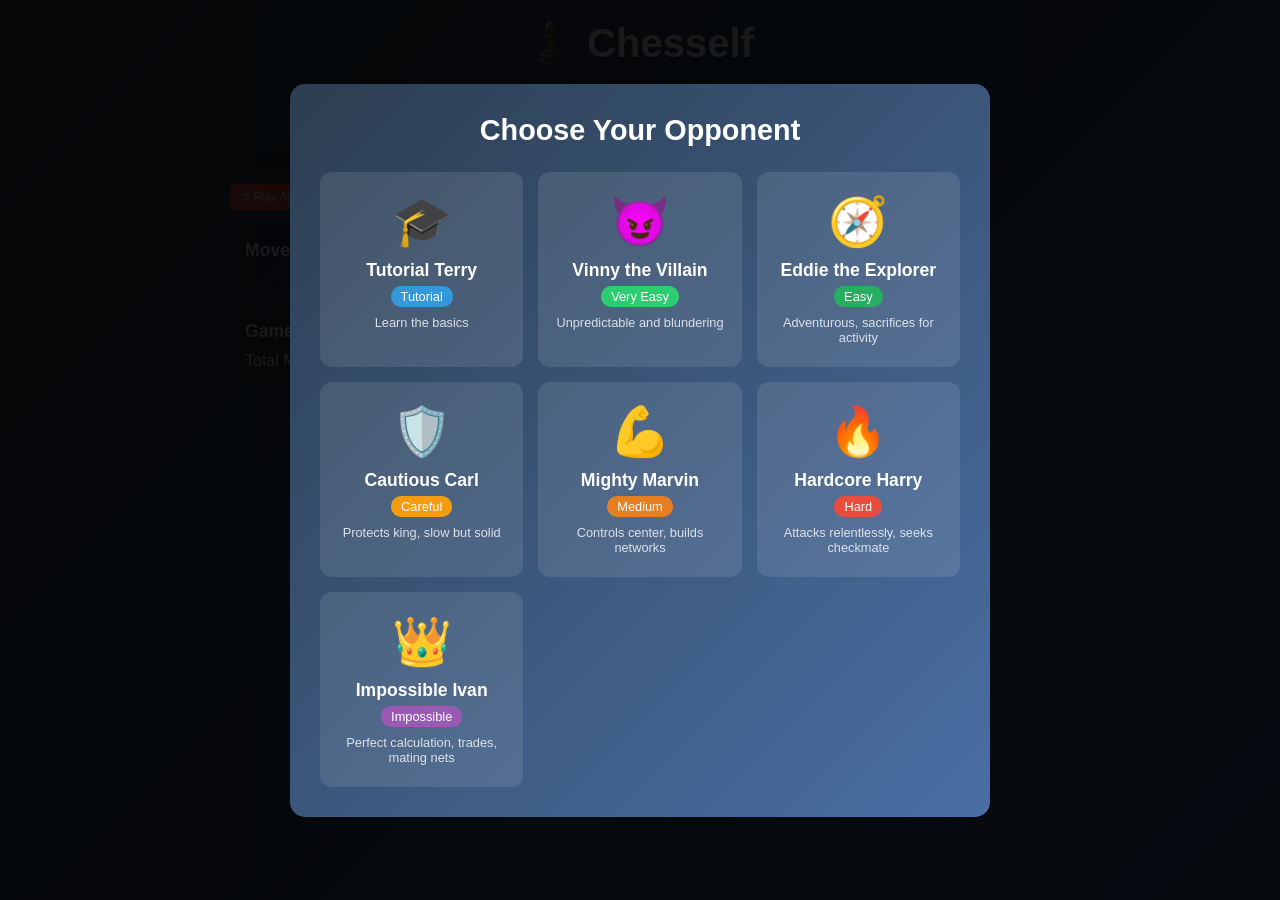
<file: src/index.html>
<!DOCTYPE html>
<html lang="en">
<head>
    <meta charset="UTF-8">
    <meta name="viewport" content="width=device-width, initial-scale=1.0">
    <title>Chesself - Chess Game with AI</title>
    <link rel="stylesheet" href="styles.css">
</head>
<body>
    <!-- Character Selection Modal -->
    <div id="character-modal" class="character-modal">
        <div class="character-modal-content">
            <h2>Choose Your Opponent</h2>
            <div id="character-grid" class="character-grid"></div>
        </div>
    </div>

    <div class="container">
        <header>
            <h1>♟️ Chesself</h1>
            <div id="status-display" class="status-display">
                <span id="game-status">White's turn</span>
                <span id="result-message"></span>
            </div>
        </header>

        <main>
            <div class="board-container">
                <table id="chess-board" class="chess-board">
                    <tbody></tbody>
                </table>
                <div id="ai-thinking" class="ai-thinking" style="display: none;">
                    🤖 AI is thinking...
                </div>
            </div>

            <div class="sidebar">
                <div class="current-opponent" id="current-opponent">
                    <span id="opponent-emoji"></span>
                    <span id="opponent-name"></span>
                </div>

                <div class="controls">
                    <button id="play-again-btn" class="control-btn">↺ Play Again</button>
                    <button id="change-opponent-btn" class="control-btn">👥 Change Opponent</button>
                    <button id="reset-btn" class="control-btn">⏹ Reset</button>
                </div>

                <div class="move-history">
                    <h3>Move History</h3>
                    <ul id="history-list"></ul>
                </div>

                <div class="stats">
                    <h3>Game Stats</h3>
                    <p>Total Moves: <span id="move-count">0</span></p>
                </div>
            </div>
        </main>

        <footer>
            <p>Chesself - JavaScript Chess Engine with Minimax Alpha-Beta Pruning</p>
        </footer>
    </div>

    <!-- Piece emojis for chess pieces -->
    <div id="pieces-template" style="display: none;">
        <span class="piece white king">♔</span>
        <span class="piece white queen">♕</span>
        <span class="piece white rook">♖</span>
        <span class="piece white bishop">♗</span>
        <span class="piece white knight">♘</span>
        <span class="piece white pawn">♙</span>
        <span class="piece black king">♚</span>
        <span class="piece black queen">♛</span>
        <span class="piece black rook">♜</span>
        <span class="piece black bishop">♝</span>
        <span class="piece black knight">♞</span>
        <span class="piece black pawn">♟</span>
    </div>

    <script src="game.js"></script>
    <script src="model.js"></script>
    <script>
        // Initialize game when page loads
        document.addEventListener('DOMContentLoaded', function() {
            const game = new ChessGame();
            game.init();
            
            // Store reference for debugging
            window.chessGame = game;
        });
    </script>
</body>
</html>
</file>
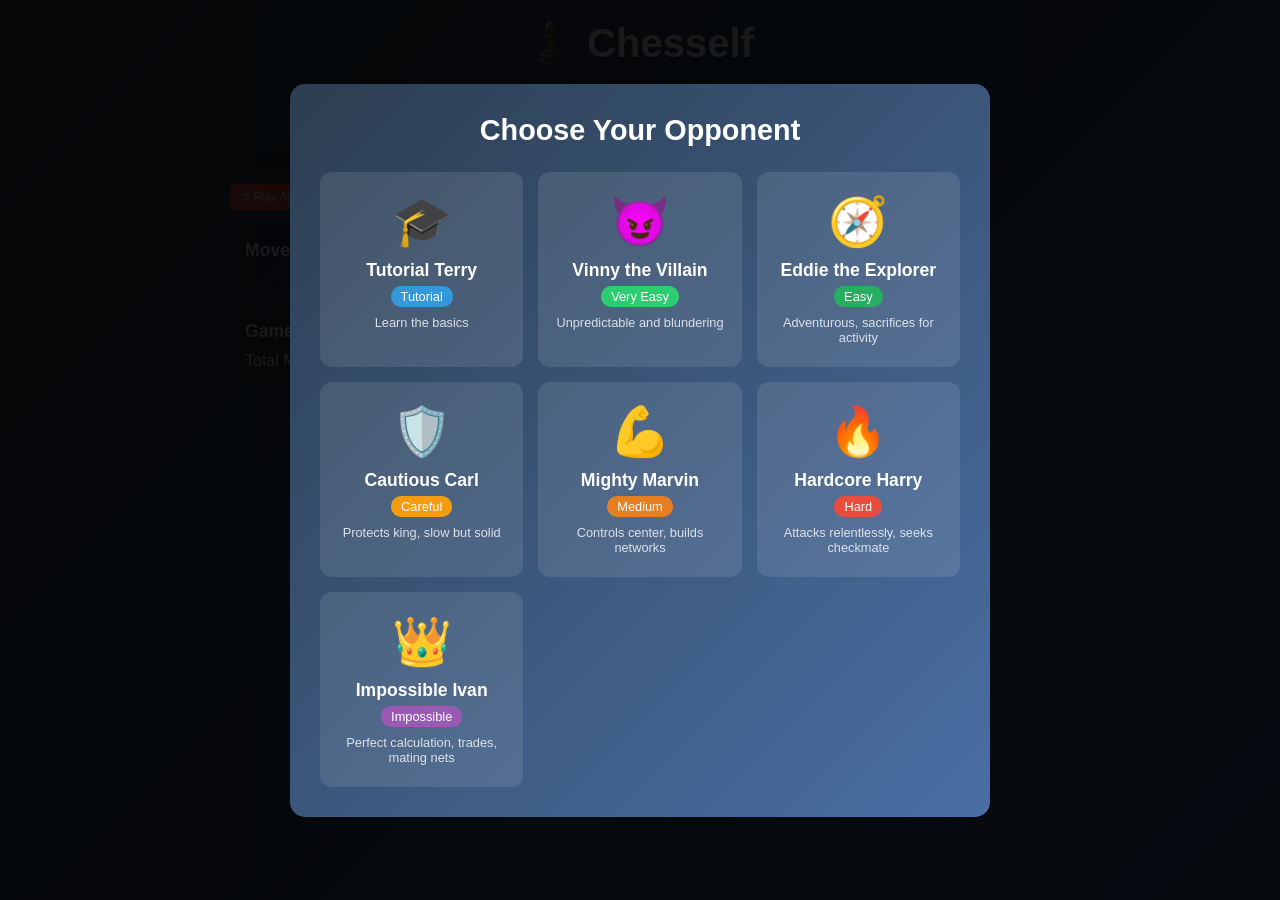
<file: chesself-chess/src/index.html>
<!DOCTYPE html>
<html lang="en">
<head>
    <meta charset="UTF-8">
    <meta name="viewport" content="width=device-width, initial-scale=1.0">
    <title>Chesself - Chess Game with AI</title>
    <link rel="stylesheet" href="styles.css">
</head>
<body>
    <!-- Character Selection Modal -->
    <div id="character-modal" class="character-modal">
        <div class="character-modal-content">
            <h2>Choose Your Opponent</h2>
            <div id="character-grid" class="character-grid"></div>
        </div>
    </div>

    <div class="container">
        <header>
            <h1>♟️ Chesself</h1>
            <div id="status-display" class="status-display">
                <span id="game-status">White's turn</span>
                <span id="result-message"></span>
            </div>
        </header>

        <main>
            <div class="board-container">
                <table id="chess-board" class="chess-board">
                    <tbody></tbody>
                </table>
            </div>

            <div class="sidebar">
                <div class="current-opponent" id="current-opponent">
                    <span id="opponent-emoji"></span>
                    <span id="opponent-name"></span>
                </div>

                <div class="controls">
                    <button id="play-again-btn" class="control-btn">↺ Play Again</button>
                    <button id="change-opponent-btn" class="control-btn">👥 Change Opponent</button>
                    <button id="reset-btn" class="control-btn">⏹ Reset</button>
                </div>

                <div class="move-history">
                    <h3>Move History</h3>
                    <ul id="history-list"></ul>
                </div>

                <div class="stats">
                    <h3>Game Stats</h3>
                    <p>Total Moves: <span id="move-count">0</span></p>
                </div>
            </div>
        </main>

        <footer>
            <p>Chesself - JavaScript Chess Engine with Minimax Alpha-Beta Pruning</p>
        </footer>
    </div>

    <!-- Piece emojis for chess pieces -->
    <div id="pieces-template" style="display: none;">
        <span class="piece white king">♔</span>
        <span class="piece white queen">♕</span>
        <span class="piece white rook">♖</span>
        <span class="piece white bishop">♗</span>
        <span class="piece white knight">♘</span>
        <span class="piece white pawn">♙</span>
        <span class="piece black king">♚</span>
        <span class="piece black queen">♛</span>
        <span class="piece black rook">♜</span>
        <span class="piece black bishop">♝</span>
        <span class="piece black knight">♞</span>
        <span class="piece black pawn">♟</span>
    </div>

    <script src="game.js"></script>
    <script src="model.js"></script>
    <script>
        // Initialize game when page loads
        document.addEventListener('DOMContentLoaded', function() {
            const game = new ChessGame();
            game.init();
            
            // Store reference for debugging
            window.chessGame = game;
        });
    </script>
</body>
</html>
</file>
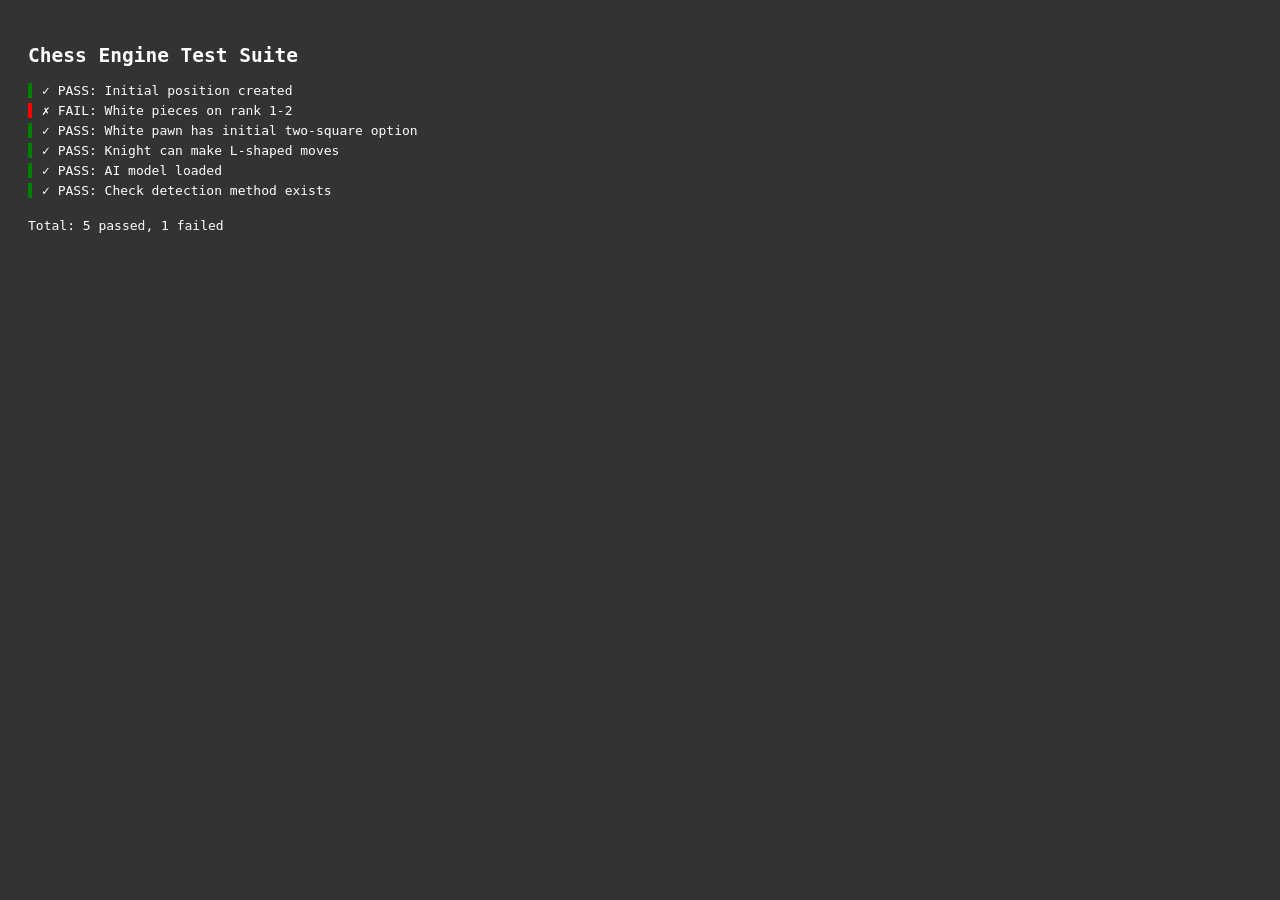
<file: chesself-chess/src/test.html>
<!DOCTYPE html>
<html>
<head>
    <title>Test Chess Engine</title>
    <style>
        body { font-family: monospace; padding: 20px; background: #333; color: white; }
        .pass { border-left: 4px solid green; padding-left: 10px; margin: 5px 0; }
        .fail { border-left: 4px solid red; padding-left: 10px; margin: 5px 0; }
    </style>
</head>
<body>
    <h2>Chess Engine Test Suite</h2>
    <div id="results"></div>
    
    <script src="game.js"></script>
    <script src="model.js"></script>
    <script>
        const resultsDiv = document.getElementById('results');
        let passed = 0, failed = 0;

        function test(name, condition) {
            const div = document.createElement('div');
            div.className = condition ? 'pass' : 'fail';
            div.textContent = (condition ? '✓ PASS: ' : '✗ FAIL: ') + name;
            resultsDiv.appendChild(div);
            if (condition) passed++; else failed++;
        }

        // Run tests after game loads
        document.addEventListener('DOMContentLoaded', () => {
           const game = new ChessGame();
            game.createBoard();
            
            test('Initial position created', game.board.length === 8);
            test('White pieces on rank 1-2', 
                game.board[7].every(p => p && p.toUpperCase() === p) &&
                game.board[6].every(p => p?.toUpperCase() !== p));
            
            // Test pawn movement validation
            const whitePawnMoves = game.getValidMoves(6, 4); // E2 pawn
            test('White pawn has initial two-square option', 
                whitePawnMoves.some(m => m.to.row === 4 && m.to.col === 4));

            // Test knight moves
            const knightMoves = game.getValidMoves(7, 1); // B1 knight
            test('Knight can make L-shaped moves', 
                knightMoves.length >= 2);

            // Test AI is available
            test('AI model loaded', typeof ChessLLM !== 'undefined');

            // Test check detection
            game.board[4][4] = null; // Clear center
            const simplifiedBoard = JSON.parse(JSON.stringify(game.board));
            
            // Create a check scenario
            game.board[0][4] = null; // Remove black king position temporarily
            test('Check detection method exists', typeof game.isKingInCheck === 'function');

            document.getElementById('results').innerHTML += 
                `<p style="margin-top: 20px;">Total: ${passed} passed, ${failed} failed</p>`;
        });
    </script>
</body>
</html>
</file>
<file: src/styles.css>
/* Chesself - Chess Game Styles */

* {
    margin: 0;
    padding: 0;
    box-sizing: border-box;
}

body {
    font-family: 'Segoe UI', Tahoma, Geneva, Verdana, sans-serif;
    background: linear-gradient(135deg, #2c3e50, #4a6fa5);
    min-height: 100vh;
    color: #fff;
}

.container {
    max-width: 900px;
    margin: 0 auto;
    padding: 20px;
}

header {
    text-align: center;
    margin-bottom: 20px;
}

header h1 {
    font-size: 2.5rem;
    margin-bottom: 10px;
    text-shadow: 2px 2px 4px rgba(0,0,0,0.3);
}

.status-display {
    background: rgba(0, 0, 0, 0.3);
    padding: 15px;
    border-radius: 10px;
    display: inline-block;
}

#game-status {
    font-size: 1.2rem;
    font-weight: bold;
}

#result-message {
    color: #ff6b6b;
    margin-left: 15px;
}

main {
    display: flex;
    gap: 20px;
    align-items: flex-start;
    flex-shrink: 0;
}

.board-container {
    position: relative;
    flex-shrink: 0;
}

.ai-thinking {
    margin-top: 10px;
    padding: 10px 20px;
    background: rgba(255, 107, 107, 0.2);
    border: 2px dashed #ff6b6b;
    border-radius: 8px;
    font-weight: bold;
    text-align: center;
    animation: pulse 2s infinite;
}

@keyframes pulse {
    0% { opacity: 0.6; }
    50% { opacity: 1; }
    100% { opacity: 0.6; }
}

.chess-board {
    border-collapse: collapse;
    border: 4px solid #8b7355;
    border-radius: 10px;
    box-shadow: 0 10px 20px rgba(0, 0, 0, 0.3);
}

.chess-board td {
    width: 55px;
    height: 55px;
    text-align: center;
    vertical-align: middle;
    cursor: pointer;
    position: relative;
}

.chess-board td.light {
    background-color: #f0d9b5;
}

.chess-board td.dark {
    background-color: #b58863;
}

.chess-board td.highlight {
    background-color: #ffeb3b !important;
    border: 2px solid #ff9800;
    padding: 0;
}

.chess-board td.valid-move {
    background-color: rgba(255, 235, 59, 0.5) !important;
}

.chess-board td.tutorial-move {
    background-color: rgba(76, 175, 80, 0.6) !important;
    box-shadow: inset 0 0 0 3px #4CAF50;
}

.piece {
    font-size: 2.2rem;
    user-select: none;
    pointer-events: none;
}

.piece.movable {
    cursor: pointer;
    pointer-events: auto;
}

.piece.white {
    color: #fff;
    text-shadow: 0 0 10px rgba(255, 255, 255, 0.5);
}

.piece.black {
    color: #000;
    text-shadow: 0 0 10px rgba(0, 0, 0, 0.5);
}

.sidebar {
    flex-shrink: 0;
    min-width: 200px;
}

.controls {
    display: flex;
    gap: 5px;
    margin-bottom: 15px;
    flex-wrap: wrap;
    justify-content: center;
}

.control-btn {
    padding: 6px 10px;
    font-size: 0.75rem;
    border: none;
    border-radius: 4px;
    cursor: pointer;
    transition: all 0.2s ease;
    background: linear-gradient(45deg, #ff6b6b, #ee5a24);
    color: white;
}

.control-btn:hover {
    transform: translateY(-2px);
    box-shadow: 0 5px 15px rgba(0, 0, 0, 0.3);
}

.control-btn:active {
    transform: translateY(0);
}

.move-history {
    background: rgba(0, 0, 0, 0.2);
    padding: 15px;
    border-radius: 10px;
    margin-bottom: 20px;
    max-height: 200px;
    overflow-y: auto;
}

.move-history h3 {
    margin-bottom: 10px;
    font-size: 1.1rem;
}

#history-list {
    list-style: none;
    font-family: monospace;
    font-size: 0.9rem;
    line-height: 1.5;
}

.stats {
    background: rgba(0, 0, 0, 0.2);
    padding: 15px;
    border-radius: 10px;
}

.stats h3 {
    margin-bottom: 10px;
    font-size: 1.1rem;
}

.stats p {
    margin: 8px 0;
}

footer {
    text-align: center;
    margin-top: 20px;
    padding: 15px;
    color: #aaa;
    font-size: 0.9rem;
}

/* Responsive Design */
@media (max-width: 768px) {
    main {
        flex-direction: column;
        gap: 15px;
    }

    .sidebar {
        min-width: 100%;
    }

    .chess-board td {
        width: 45px;
        height: 45px;
        padding: 2px;
    }

    .piece {
        font-size: 1.8rem;
    }

    .controls {
        flex-wrap: wrap;
        justify-content: center;
    }

    .control-btn {
        padding: 8px 12px;
        font-size: 0.75rem;
    }

    /* Touch-friendly highlights */
    .chess-board td.valid-move::after,
    .chess-board td.tutorial-move::after {
        width: 20px;
        height: 20px;
    }
}

/* Very small screens */
@media (max-width: 480px) {
    .chess-board td {
        width: 38px;
        height: 38px;
    }

    .piece {
        font-size: 1.5rem;
    }

    header h1 {
        font-size: 1.8rem;
    }
}

/* Animation for move feedback */
@keyframes pulse {
    0% { transform: scale(1); }
    50% { transform: scale(1.1); }
    100% { transform: scale(1); }
}

.control-btn.pulse {
    animation: pulse 0.3s ease;
}

/* Modal for game over */
#game-over-modal {
    display: none;
    position: fixed;
    top: 0;
    left: 0;
    width: 100%;
    height: 100%;
    background: rgba(0, 0, 0, 0.8);
    justify-content: center;
    align-items: center;
    z-index: 1000;
}

#game-over-modal.active {
    display: flex;
}

.modal-content {
    background: #2c3e50;
    padding: 30px;
    border-radius: 15px;
    text-align: center;
    min-width: 300px;
}

.modal-content h2 {
    margin-bottom: 20px;
    font-size: 1.8rem;
}

.modal-btn {
    padding: 10px 25px;
    margin: 10px;
    border: none;
    border-radius: 5px;
    cursor: pointer;
    font-size: 1rem;
}

/* Toast animations */
@keyframes toastIn {
    from {
        opacity: 0;
        transform: translateY(20px);
    }
    to {
        opacity: 1;
        transform: translateY(0);
    }
}

@keyframes toastOut {
    from {
        opacity: 1;
        transform: translateY(0);
    }
    to {
        opacity: 0;
        transform: translateY(20px);
    }
}

/* Character Selection Modal */
.character-modal {
    display: flex;
    position: fixed;
    top: 0;
    left: 0;
    width: 100%;
    height: 100%;
    background: rgba(0, 0, 0, 0.9);
    justify-content: center;
    align-items: center;
    z-index: 2000;
}

.character-modal-content {
    background: linear-gradient(135deg, #2c3e50, #4a6fa5);
    border-radius: 15px;
    padding: 30px;
    max-width: 700px;
    width: 90%;
    max-height: 85vh;
    overflow-y: auto;
}

.character-modal-content h2 {
    text-align: center;
    margin-bottom: 25px;
    font-size: 1.8rem;
}

.character-grid {
    display: grid;
    grid-template-columns: repeat(auto-fit, minmax(180px, 1fr));
    gap: 15px;
}

.character-card {
    background: rgba(255, 255, 255, 0.1);
    border-radius: 12px;
    padding: 20px 15px;
    text-align: center;
    cursor: pointer;
    transition: all 0.3s ease;
    border: 2px solid transparent;
}

.character-card:hover {
    background: rgba(255, 255, 255, 0.2);
    transform: translateY(-5px);
    border-color: rgba(255, 255, 255, 0.3);
}

.character-card .emoji {
    font-size: 3rem;
    margin-bottom: 10px;
}

.character-card .name {
    font-size: 1.1rem;
    font-weight: bold;
    margin-bottom: 5px;
}

.character-card .difficulty {
    font-size: 0.8rem;
    padding: 3px 10px;
    border-radius: 10px;
    display: inline-block;
    margin-bottom: 8px;
}

.character-card .description {
    font-size: 0.8rem;
    opacity: 0.8;
}

.difficulty.tutorial { background: #3498db; }
.difficulty.veryeasy { background: #2ecc71; }
.difficulty.easy { background: #27ae60; }
.difficulty.careful { background: #f39c12; }
.difficulty.medium { background: #e67e22; }
.difficulty.hard { background: #e74c3c; }
.difficulty.impossible { background: #9b59b6; }

/* Current opponent display */
.current-opponent {
    display: flex;
    align-items: center;
    gap: 10px;
    padding: 10px 15px;
    background: rgba(0, 0, 0, 0.2);
    border-radius: 8px;
    margin-bottom: 15px;
    font-weight: bold;
}

.current-opponent.clickable {
    cursor: pointer;
    transition: all 0.3s ease;
}

.current-opponent.clickable:hover {
    background: rgba(0, 0, 0, 0.4);
    transform: scale(1.02);
}

.current-opponent .emoji {
    font-size: 1.5rem;
}
</file>
<file: chesself-chess/src/styles.css>
/* Chesself - Chess Game Styles */

* {
    margin: 0;
    padding: 0;
    box-sizing: border-box;
}

body {
    font-family: 'Segoe UI', Tahoma, Geneva, Verdana, sans-serif;
    background: linear-gradient(135deg, #2c3e50, #4a6fa5);
    min-height: 100vh;
    color: #fff;
}

.container {
    max-width: 900px;
    margin: 0 auto;
    padding: 20px;
}

header {
    text-align: center;
    margin-bottom: 20px;
}

header h1 {
    font-size: 2.5rem;
    margin-bottom: 10px;
    text-shadow: 2px 2px 4px rgba(0,0,0,0.3);
}

.status-display {
    background: rgba(0, 0, 0, 0.3);
    padding: 15px;
    border-radius: 10px;
    display: inline-block;
}

#game-status {
    font-size: 1.2rem;
    font-weight: bold;
}

#result-message {
    color: #ff6b6b;
    margin-left: 15px;
}

main {
    display: flex;
    gap: 20px;
    align-items: flex-start;
    flex-shrink: 0;
}

.board-container {
    position: relative;
    flex-shrink: 0;
}

.chess-board {
    border-collapse: collapse;
    border: 4px solid #8b7355;
    border-radius: 10px;
    box-shadow: 0 10px 20px rgba(0, 0, 0, 0.3);
}

.chess-board td {
    width: 55px;
    height: 55px;
    text-align: center;
    vertical-align: middle;
    cursor: pointer;
    position: relative;
}

.chess-board td.light {
    background-color: #f0d9b5;
}

.chess-board td.dark {
    background-color: #b58863;
}

.chess-board td.highlight {
    background-color: #ffeb3b !important;
    border: 2px solid #ff9800;
    padding: 0;
}

.chess-board td.valid-move {
    background-color: rgba(255, 235, 59, 0.5) !important;
}

.chess-board td.tutorial-move {
    background-color: rgba(76, 175, 80, 0.6) !important;
    box-shadow: inset 0 0 0 3px #4CAF50;
}

.piece {
    font-size: 2.2rem;
    user-select: none;
    pointer-events: none;
}

.piece.movable {
    cursor: pointer;
    pointer-events: auto;
}

.piece.white {
    color: #fff;
    text-shadow: 0 0 10px rgba(255, 255, 255, 0.5);
}

.piece.black {
    color: #000;
    text-shadow: 0 0 10px rgba(0, 0, 0, 0.5);
}

.sidebar {
    flex-shrink: 0;
    min-width: 200px;
}

.controls {
    display: flex;
    gap: 5px;
    margin-bottom: 15px;
    flex-wrap: wrap;
    justify-content: center;
}

.control-btn {
    padding: 6px 10px;
    font-size: 0.75rem;
    border: none;
    border-radius: 4px;
    cursor: pointer;
    transition: all 0.2s ease;
    background: linear-gradient(45deg, #ff6b6b, #ee5a24);
    color: white;
}

.control-btn:hover {
    transform: translateY(-2px);
    box-shadow: 0 5px 15px rgba(0, 0, 0, 0.3);
}

.control-btn:active {
    transform: translateY(0);
}

.move-history {
    background: rgba(0, 0, 0, 0.2);
    padding: 15px;
    border-radius: 10px;
    margin-bottom: 20px;
    max-height: 200px;
    overflow-y: auto;
}

.move-history h3 {
    margin-bottom: 10px;
    font-size: 1.1rem;
}

#history-list {
    list-style: none;
    font-family: monospace;
    font-size: 0.9rem;
    line-height: 1.5;
}

.stats {
    background: rgba(0, 0, 0, 0.2);
    padding: 15px;
    border-radius: 10px;
}

.stats h3 {
    margin-bottom: 10px;
    font-size: 1.1rem;
}

.stats p {
    margin: 8px 0;
}

footer {
    text-align: center;
    margin-top: 20px;
    padding: 15px;
    color: #aaa;
    font-size: 0.9rem;
}

/* Responsive Design */
@media (max-width: 768px) {
    main {
        flex-direction: column;
    }
    
    .chess-board td {
        width: 50px;
        height: 50px;
    }
    
    .piece {
        font-size: 2rem;
    }
}

/* Animation for move feedback */
@keyframes pulse {
    0% { transform: scale(1); }
    50% { transform: scale(1.1); }
    100% { transform: scale(1); }
}

.control-btn.pulse {
    animation: pulse 0.3s ease;
}

/* Modal for game over */
#game-over-modal {
    display: none;
    position: fixed;
    top: 0;
    left: 0;
    width: 100%;
    height: 100%;
    background: rgba(0, 0, 0, 0.8);
    justify-content: center;
    align-items: center;
    z-index: 1000;
}

#game-over-modal.active {
    display: flex;
}

.modal-content {
    background: #2c3e50;
    padding: 30px;
    border-radius: 15px;
    text-align: center;
    min-width: 300px;
}

.modal-content h2 {
    margin-bottom: 20px;
    font-size: 1.8rem;
}

.modal-btn {
    padding: 10px 25px;
    margin: 10px;
    border: none;
    border-radius: 5px;
    cursor: pointer;
    font-size: 1rem;
}

/* Toast animations */
@keyframes toastIn {
    from {
        opacity: 0;
        transform: translateY(20px);
    }
    to {
        opacity: 1;
        transform: translateY(0);
    }
}

@keyframes toastOut {
    from {
        opacity: 1;
        transform: translateY(0);
    }
    to {
        opacity: 0;
        transform: translateY(20px);
    }
}

/* Character Selection Modal */
.character-modal {
    display: flex;
    position: fixed;
    top: 0;
    left: 0;
    width: 100%;
    height: 100%;
    background: rgba(0, 0, 0, 0.9);
    justify-content: center;
    align-items: center;
    z-index: 2000;
}

.character-modal-content {
    background: linear-gradient(135deg, #2c3e50, #4a6fa5);
    border-radius: 15px;
    padding: 30px;
    max-width: 700px;
    width: 90%;
    max-height: 85vh;
    overflow-y: auto;
}

.character-modal-content h2 {
    text-align: center;
    margin-bottom: 25px;
    font-size: 1.8rem;
}

.character-grid {
    display: grid;
    grid-template-columns: repeat(auto-fit, minmax(180px, 1fr));
    gap: 15px;
}

.character-card {
    background: rgba(255, 255, 255, 0.1);
    border-radius: 12px;
    padding: 20px 15px;
    text-align: center;
    cursor: pointer;
    transition: all 0.3s ease;
    border: 2px solid transparent;
}

.character-card:hover {
    background: rgba(255, 255, 255, 0.2);
    transform: translateY(-5px);
    border-color: rgba(255, 255, 255, 0.3);
}

.character-card .emoji {
    font-size: 3rem;
    margin-bottom: 10px;
}

.character-card .name {
    font-size: 1.1rem;
    font-weight: bold;
    margin-bottom: 5px;
}

.character-card .difficulty {
    font-size: 0.8rem;
    padding: 3px 10px;
    border-radius: 10px;
    display: inline-block;
    margin-bottom: 8px;
}

.character-card .description {
    font-size: 0.8rem;
    opacity: 0.8;
}

.difficulty.tutorial { background: #3498db; }
.difficulty.veryeasy { background: #2ecc71; }
.difficulty.easy { background: #27ae60; }
.difficulty.careful { background: #f39c12; }
.difficulty.medium { background: #e67e22; }
.difficulty.hard { background: #e74c3c; }
.difficulty.impossible { background: #9b59b6; }

/* Current opponent display */
.current-opponent {
    display: flex;
    align-items: center;
    gap: 10px;
    padding: 10px 15px;
    background: rgba(0, 0, 0, 0.2);
    border-radius: 8px;
    margin-bottom: 15px;
    font-weight: bold;
}

.current-opponent.clickable {
    cursor: pointer;
    transition: all 0.3s ease;
}

.current-opponent.clickable:hover {
    background: rgba(0, 0, 0, 0.4);
    transform: scale(1.02);
}

.current-opponent .emoji {
    font-size: 1.5rem;
}
</file>
